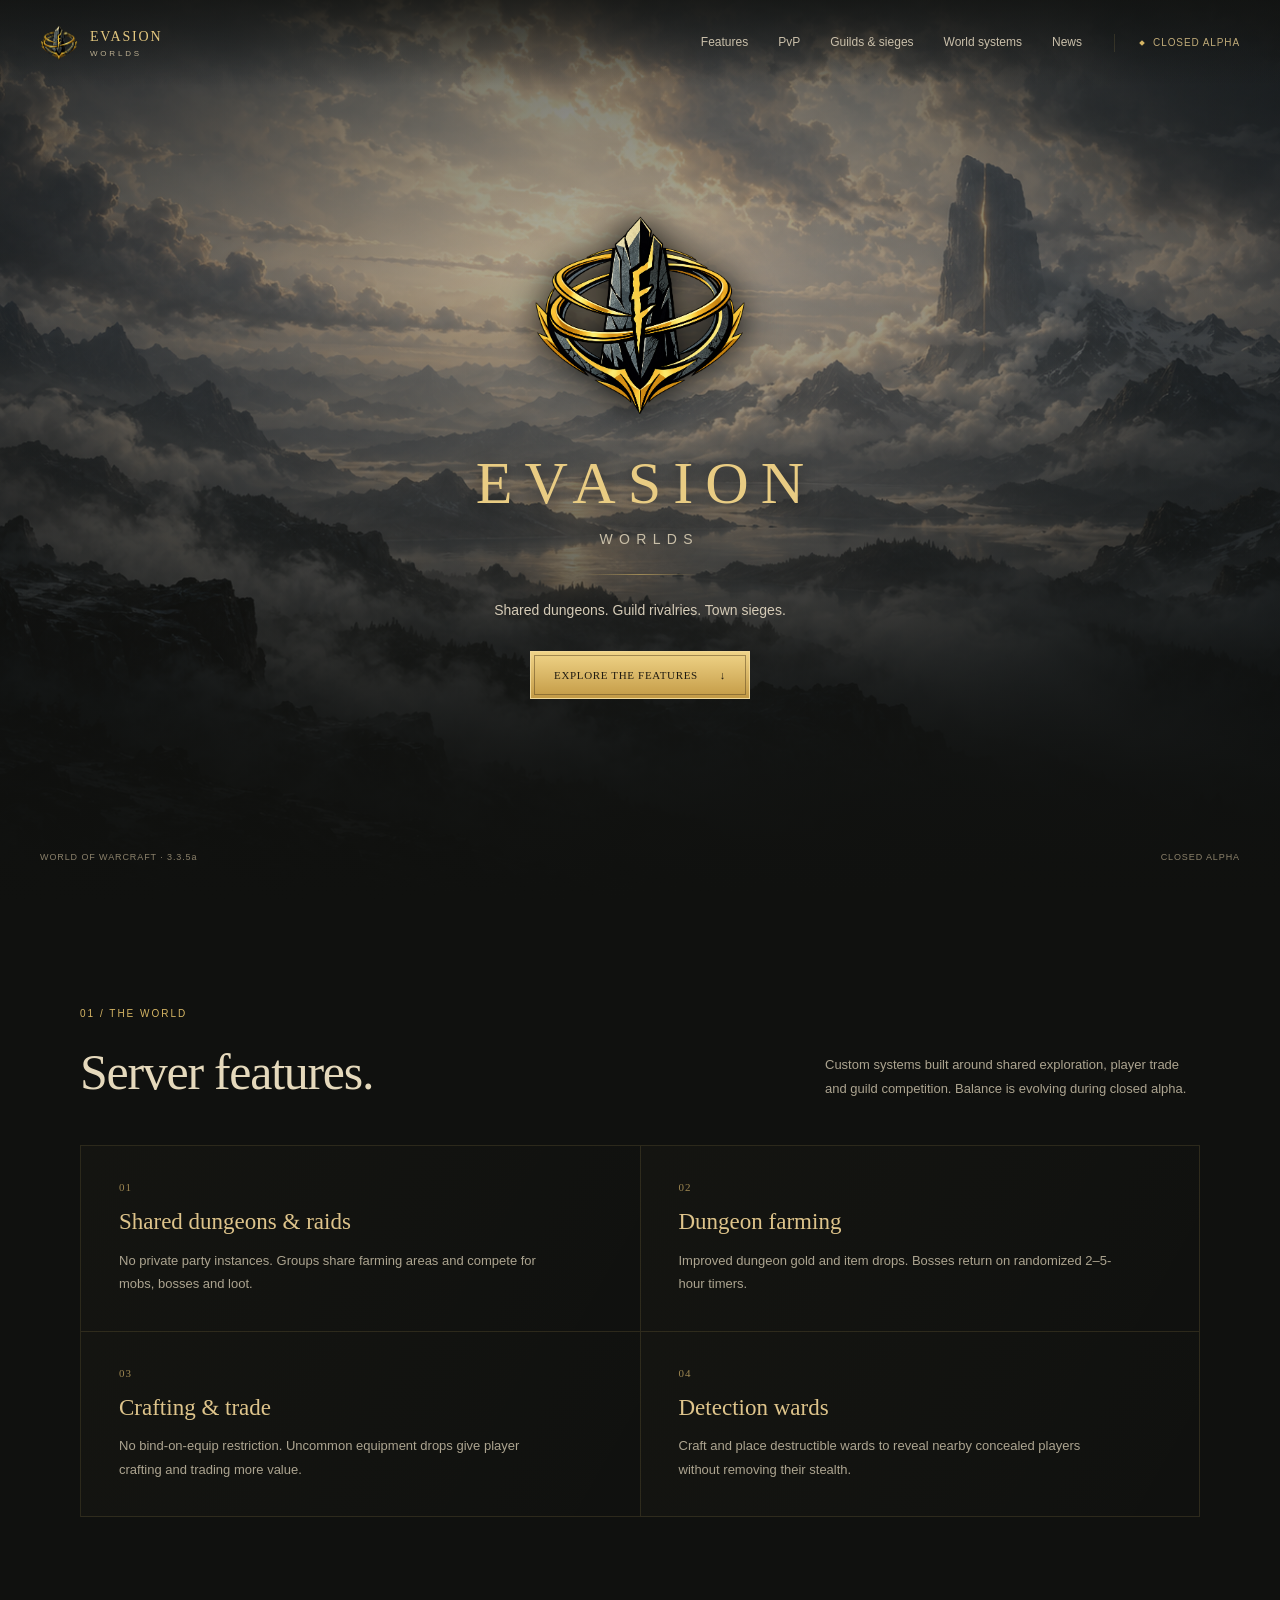
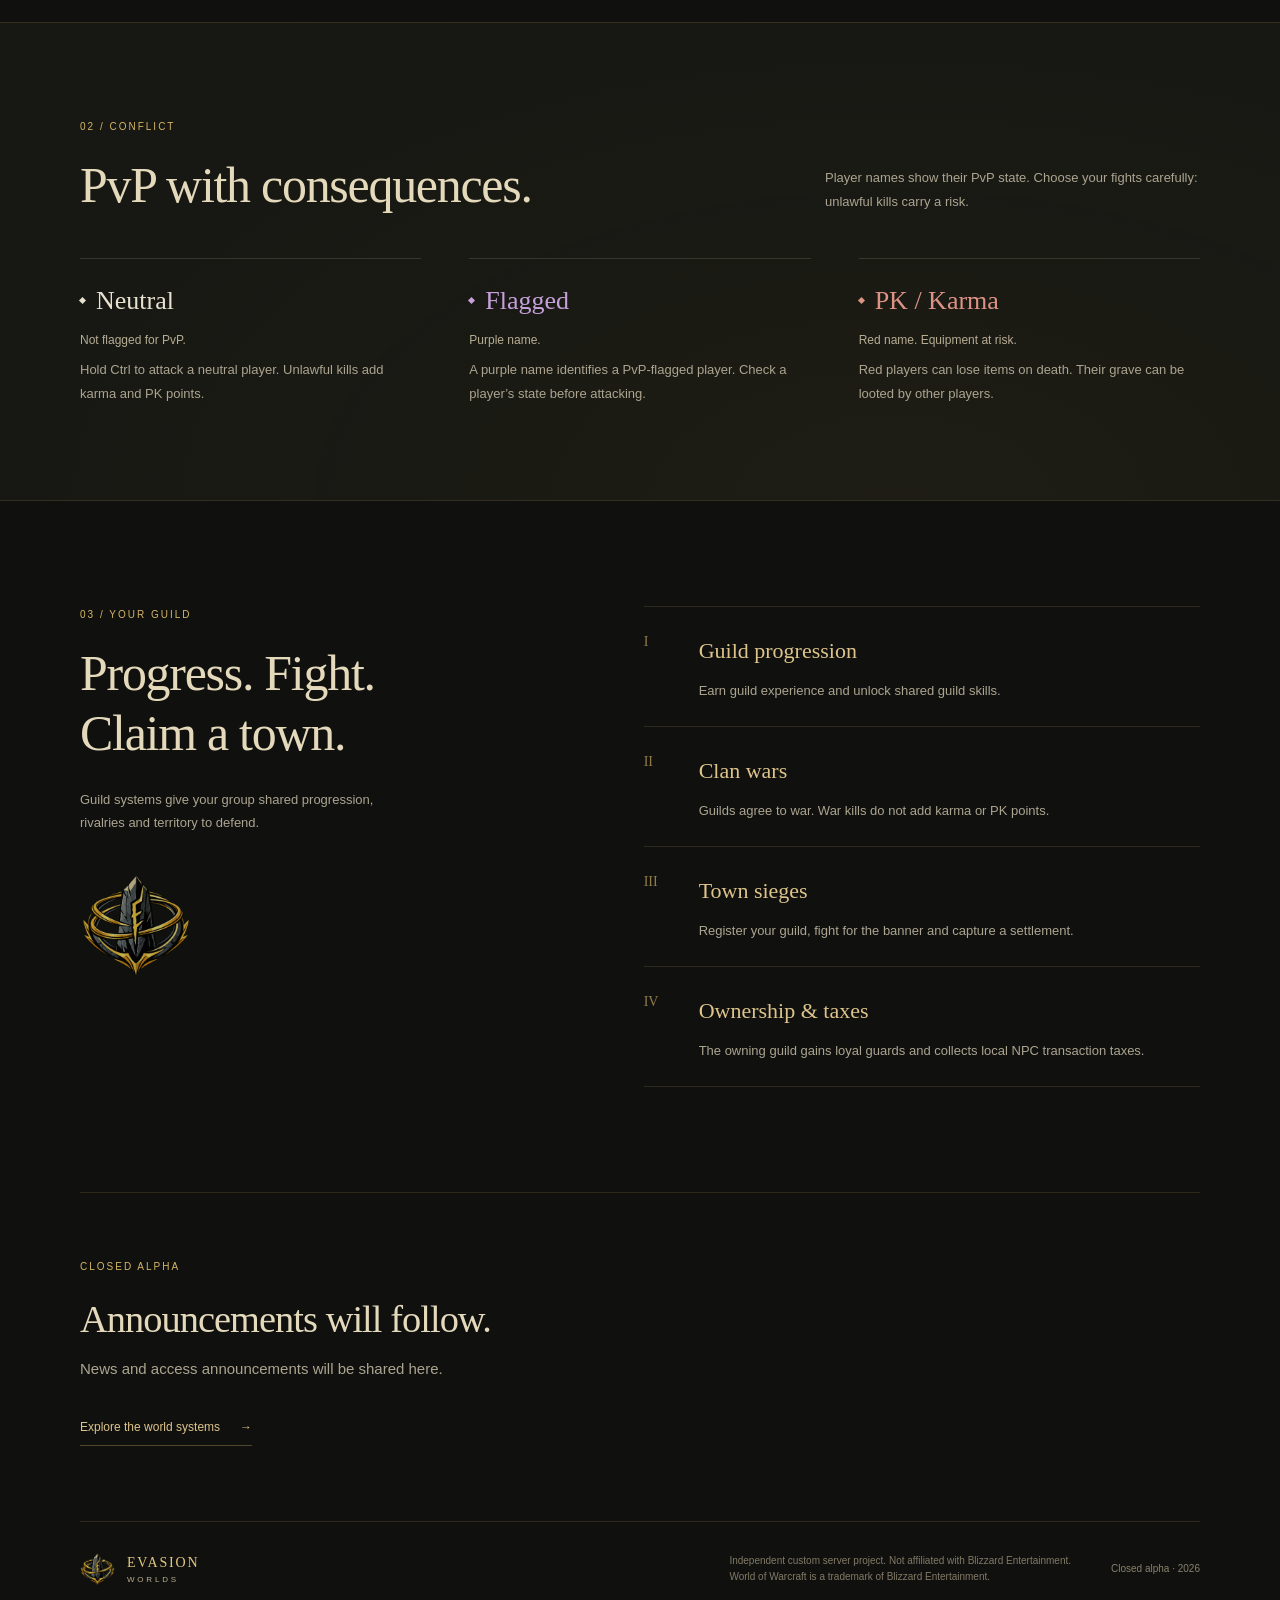
<file: index.html>
<!doctype html>
<html lang="en">
<head>
  <meta charset="utf-8">
  <meta name="viewport" content="width=device-width,initial-scale=1">
  <meta name="theme-color" content="#10110f">
  <meta name="description" content="Evasion Worlds: shared dungeons, open-world PvP, guild progression and town sieges. Currently in closed alpha.">
  <meta property="og:title" content="Evasion Worlds · Closed Alpha">
  <meta property="og:description" content="Shared dungeons. Guild wars. Town sieges. Explore the custom systems of Evasion Worlds.">
  <meta property="og:image" content="https://monolitas.github.io/Evasion-Wow-website/assets/evasion-worlds-mark.png">
  <title>Evasion Worlds · Closed Alpha</title>
  <link rel="icon" href="assets/evasion-worlds.ico" sizes="any">
  <link rel="icon" href="assets/evasion-worlds-mark.png" type="image/png">
  <link rel="apple-touch-icon" href="assets/evasion-worlds-mark.png">
  <link rel="preload" href="assets/mist-world.png" as="image">
  <link rel="stylesheet" href="styles.css?v=1.2.1">
</head>
<body>
  <a class="skip-link" href="#main">Skip to content</a>
  <header class="site-header">
    <a class="brand" href="#home" aria-label="Evasion Worlds home"><img src="assets/evasion-worlds-mark.png" width="38" height="38" alt=""><span>EVASION <small>WORLDS</small></span></a>
    <button class="menu-toggle" aria-controls="navigation" aria-expanded="false" aria-label="Open navigation">Menu <span aria-hidden="true">☰</span></button>
    <nav id="navigation" aria-label="Main navigation"><a href="#world">Features</a><a href="#conflict">PvP</a><a href="#guilds">Guilds &amp; sieges</a><a href="guide.html">World systems</a><a href="#join">News</a></nav>
    <span class="alpha-label"><i aria-hidden="true"></i> Closed alpha</span>
  </header>
  <main id="main">
    <section class="hero" id="home" aria-labelledby="hero-title">
      <div class="hero-art" aria-hidden="true"></div>
      <div class="hero-content">
        <img class="hero-mark" src="assets/evasion-worlds-mark.png" width="220" height="220" alt="Gold rings surrounding the Evasion monolith">
        <h1 id="hero-title">EVASION <span>WORLDS</span></h1>
        <div class="gold-rule" aria-hidden="true"></div>
        <p class="hero-description">Shared dungeons. Guild rivalries. Town sieges.</p>
        <a class="gold-button" href="#world">EXPLORE THE FEATURES <span aria-hidden="true">↓</span></a>
      </div>
      <div class="hero-foot"><span>WORLD OF WARCRAFT · 3.3.5a</span><span>CLOSED ALPHA</span></div>
    </section>
    <span id="progress" aria-hidden="true"></span>
    <section class="section-inner features" id="world" aria-labelledby="features-title">
      <div class="section-heading"><div><p class="eyebrow">01 / The world</p><h2 id="features-title">Server features.</h2></div><p>Custom systems built around shared exploration, player trade and guild competition. Balance is evolving during closed alpha.</p></div>
      <div class="feature-grid">
        <article class="feature"><span class="feature-number">01</span><h3>Shared dungeons &amp; raids</h3><p>No private party instances. Groups share farming areas and compete for mobs, bosses and loot.</p></article>
        <article class="feature"><span class="feature-number">02</span><h3>Dungeon farming</h3><p>Improved dungeon gold and item drops. Bosses return on randomized 2–5-hour timers.</p></article>
        <article class="feature"><span class="feature-number">03</span><h3>Crafting &amp; trade</h3><p>No bind-on-equip restriction. Uncommon equipment drops give player crafting and trading more value.</p></article>
        <article class="feature"><span class="feature-number">04</span><h3>Detection wards</h3><p>Craft and place destructible wards to reveal nearby concealed players without removing their stealth.</p></article>
      </div>
    </section>
    <section class="conflict" id="conflict" aria-labelledby="conflict-title">
      <div class="section-inner">
        <div class="section-heading"><div><p class="eyebrow">02 / Conflict</p><h2 id="conflict-title">PvP with consequences.</h2></div><p>Player names show their PvP state. Choose your fights carefully: unlawful kills carry a risk.</p></div>
        <div class="pvp-states">
          <article class="neutral"><span class="state-name"><i aria-hidden="true"></i> Neutral</span><h3>Not flagged for PvP.</h3><p>Hold Ctrl to attack a neutral player. Unlawful kills add karma and PK points.</p></article>
          <article class="flagged"><span class="state-name"><i aria-hidden="true"></i> Flagged</span><h3>Purple name.</h3><p>A purple name identifies a PvP-flagged player. Check a player’s state before attacking.</p></article>
          <article class="karma"><span class="state-name"><i aria-hidden="true"></i> PK / Karma</span><h3>Red name. Equipment at risk.</h3><p>Red players can lose items on death. Their grave can be looted by other players.</p></article>
        </div>
      </div>
    </section>
    <section class="section-inner guilds" id="guilds" aria-labelledby="guild-title">
      <div class="guild-intro"><p class="eyebrow">03 / Your guild</p><h2 id="guild-title">Progress. Fight.<br>Claim a town.</h2><p>Guild systems give your group shared progression, rivalries and territory to defend.</p><img src="assets/evasion-worlds-mark.png" width="112" height="112" alt="" loading="lazy"></div>
      <div class="guild-systems">
        <article><span class="system-index">I</span><div><h3>Guild progression</h3><p>Earn guild experience and unlock shared guild skills.</p></div></article>
        <article><span class="system-index">II</span><div><h3>Clan wars</h3><p>Guilds agree to war. War kills do not add karma or PK points.</p></div></article>
        <article><span class="system-index">III</span><div><h3>Town sieges</h3><p>Register your guild, fight for the banner and capture a settlement.</p></div></article>
        <article><span class="system-index">IV</span><div><h3>Ownership &amp; taxes</h3><p>The owning guild gains loyal guards and collects local NPC transaction taxes.</p></div></article>
      </div>
    </section>
    <section class="join section-inner" id="join" aria-labelledby="join-title">
      <p class="eyebrow">Closed alpha</p><h2 id="join-title">Announcements will follow.</h2><p>News and access announcements will be shared here.</p>
      <a class="text-link" href="guide.html">Explore the world systems <span aria-hidden="true">→</span></a>
    </section>
  </main>
  <footer class="site-footer section-inner">
    <a class="brand" href="#home" aria-label="Back to home"><img src="assets/evasion-worlds-mark.png" width="35" height="35" alt=""><span>EVASION <small>WORLDS</small></span></a>
    <p>Independent custom server project. Not affiliated with Blizzard Entertainment.<br>World of Warcraft is a trademark of Blizzard Entertainment.</p><span>Closed alpha · 2026</span>
  </footer>
  <script src="script.js" defer></script>
</body>
</html>
</file>
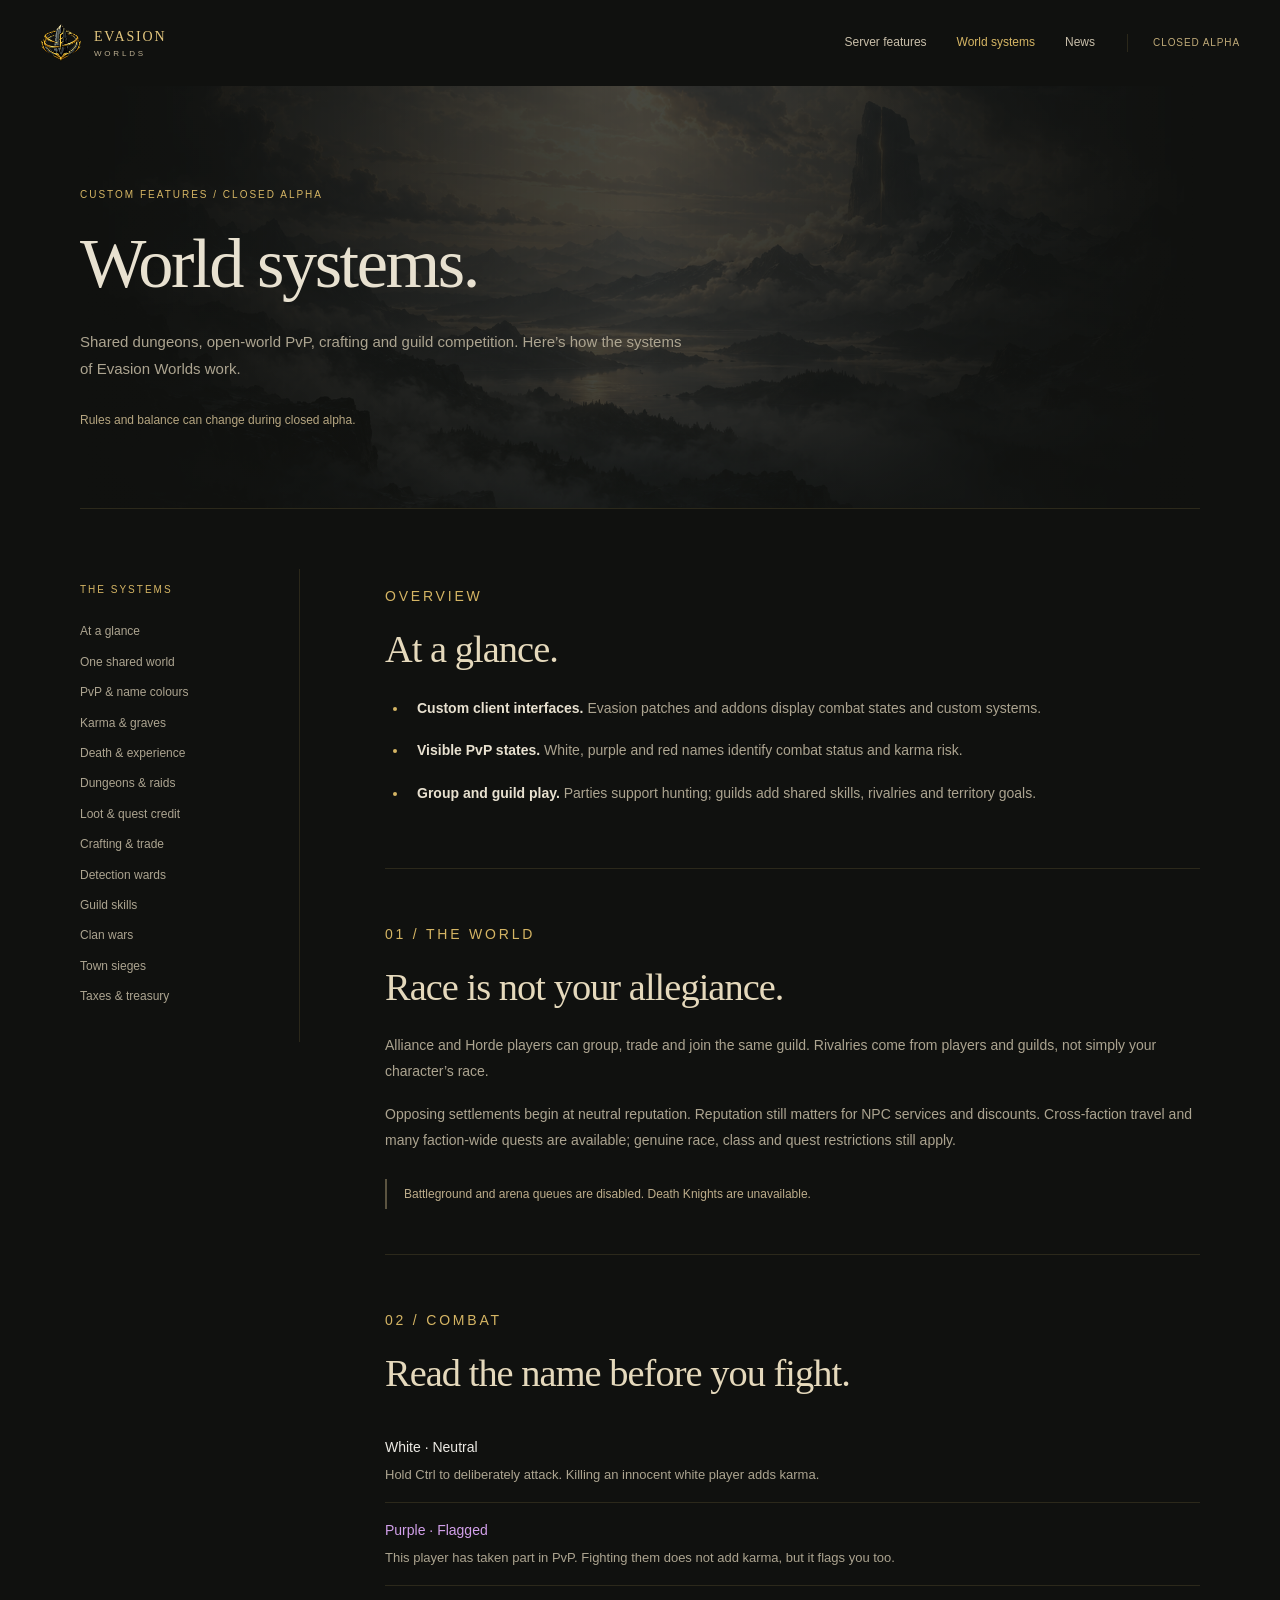
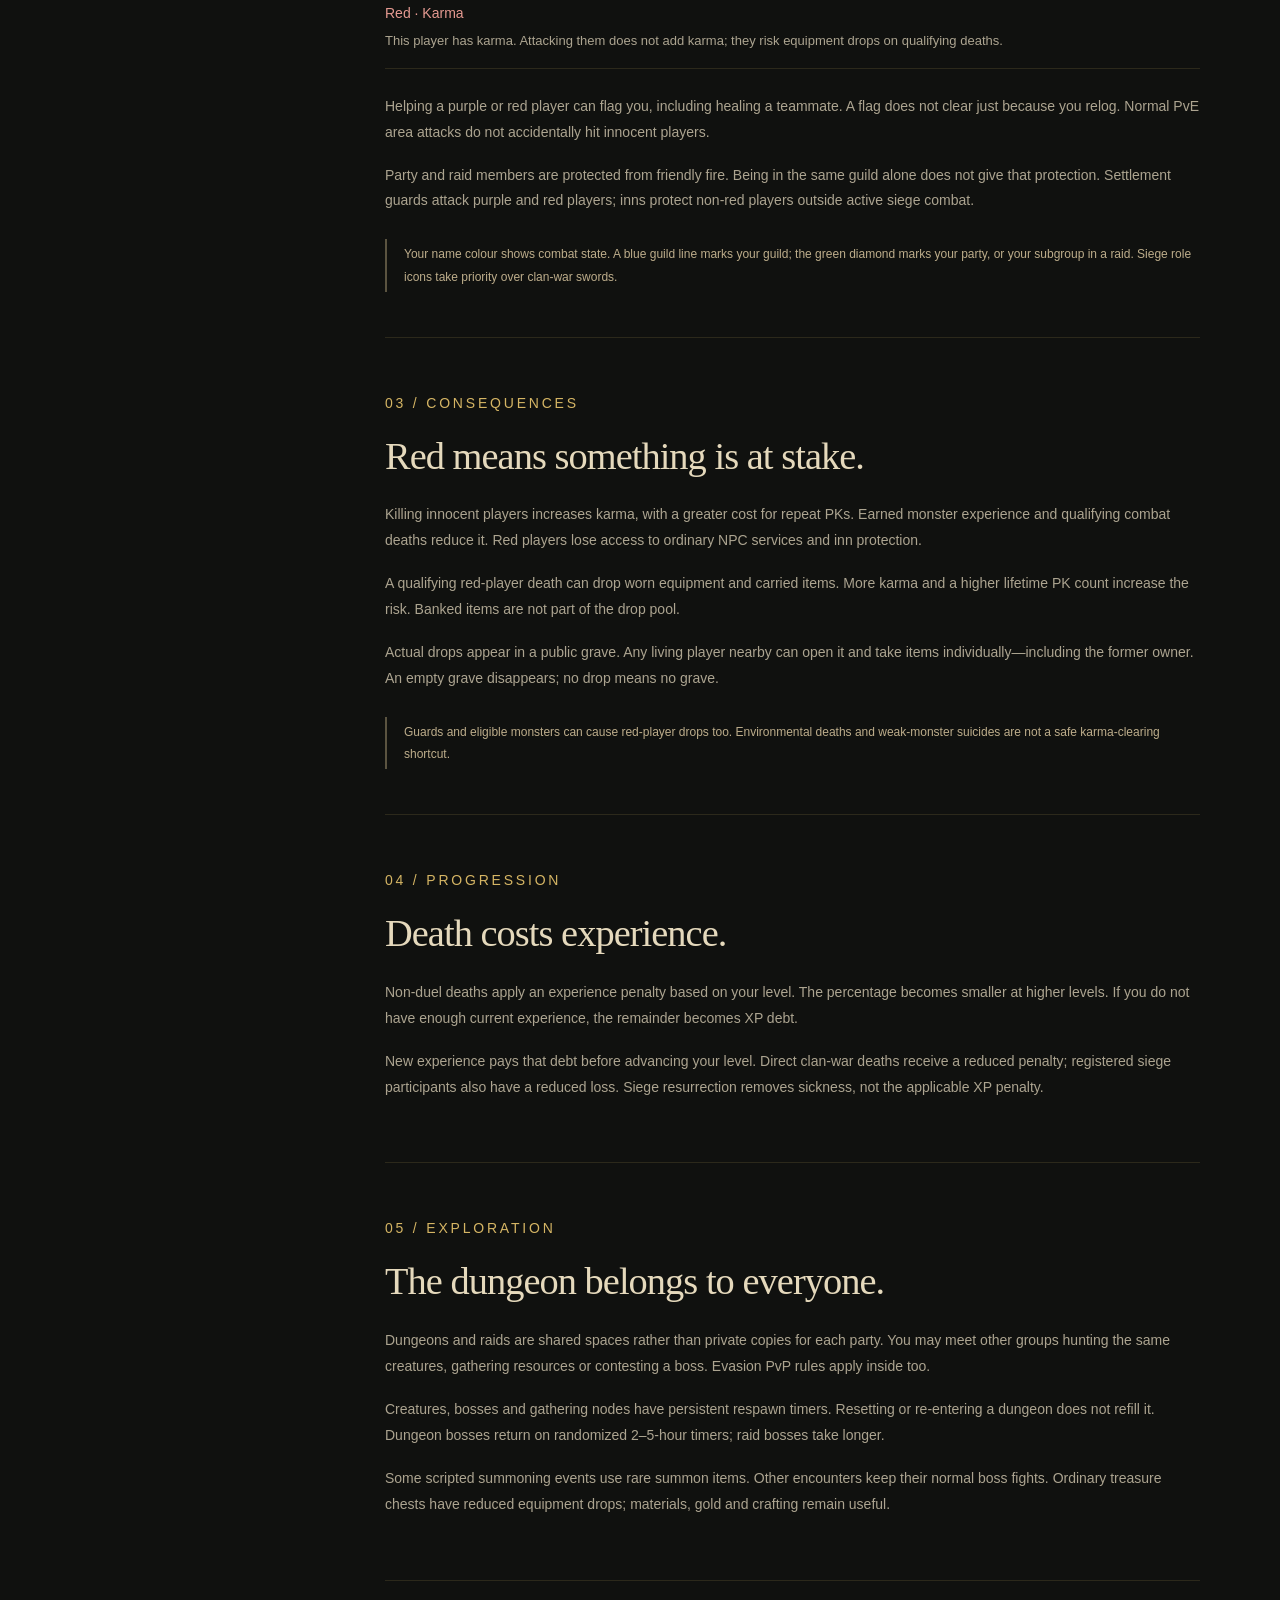
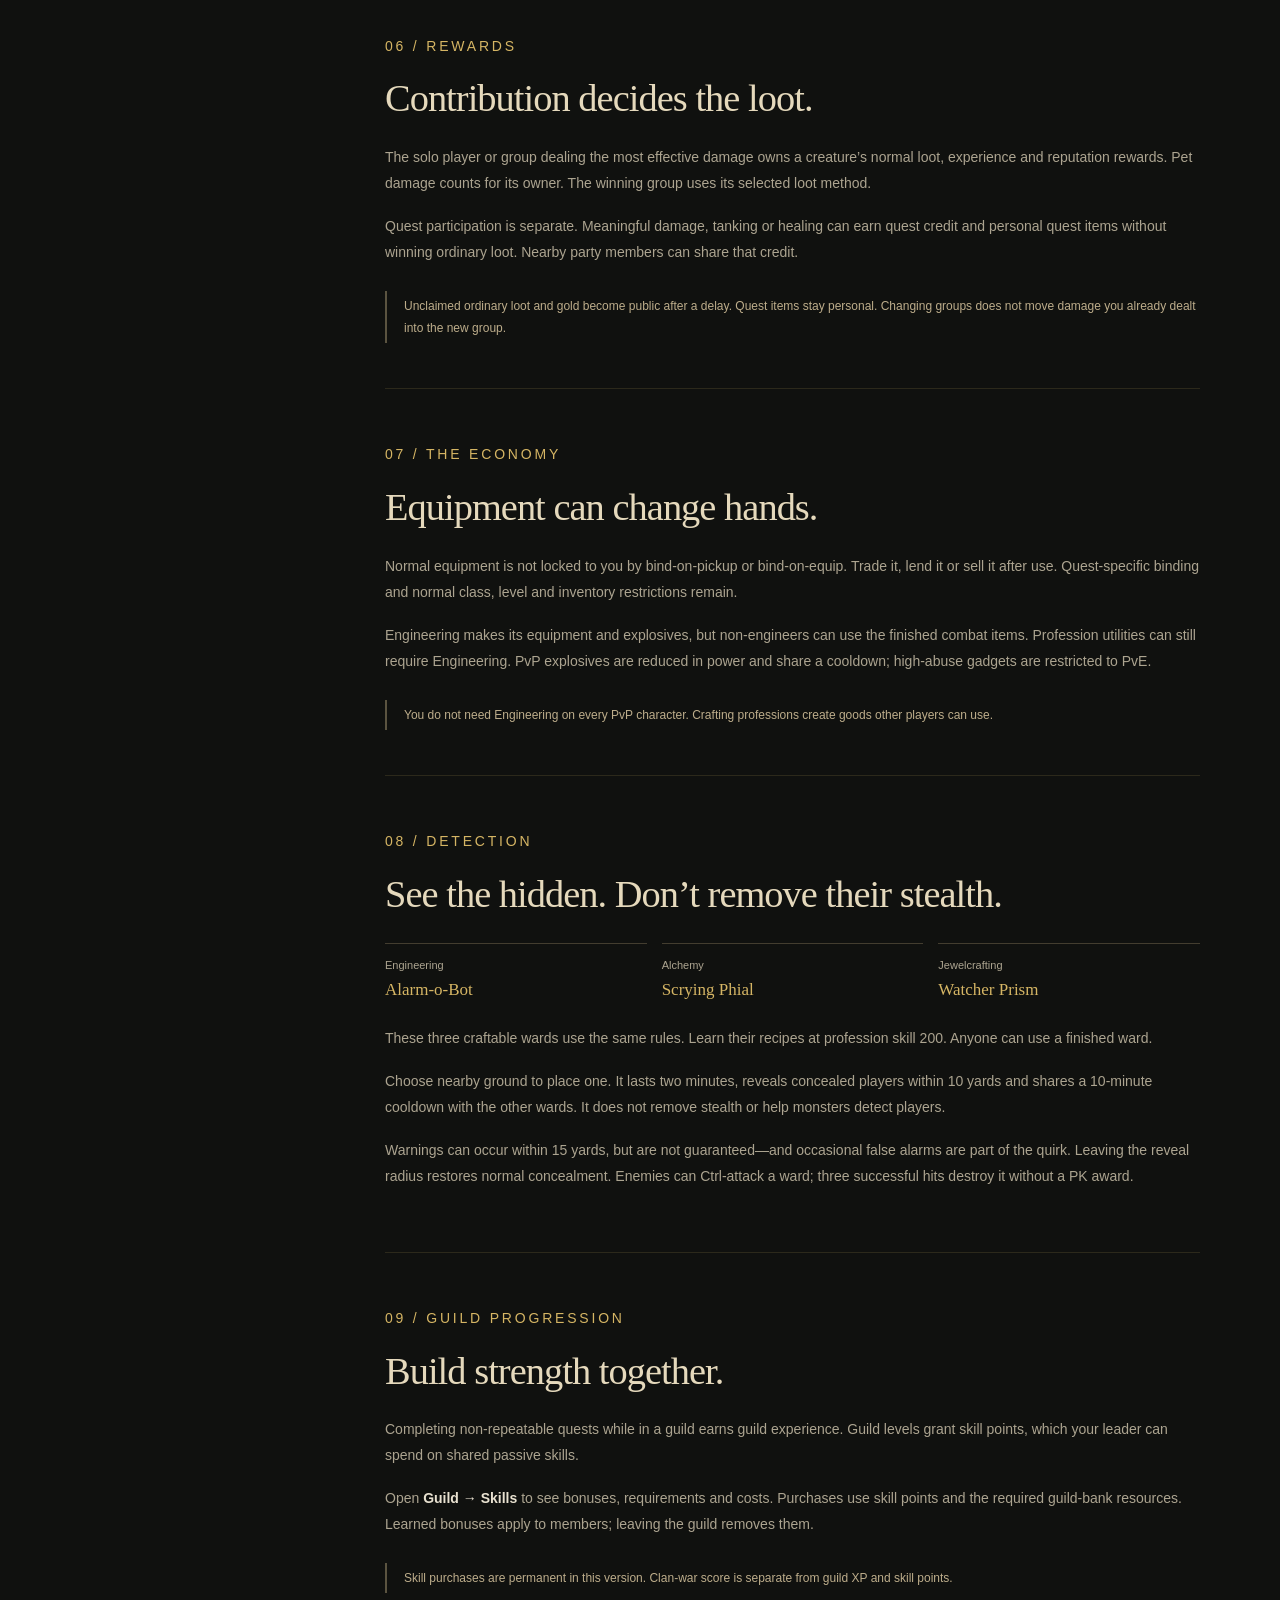
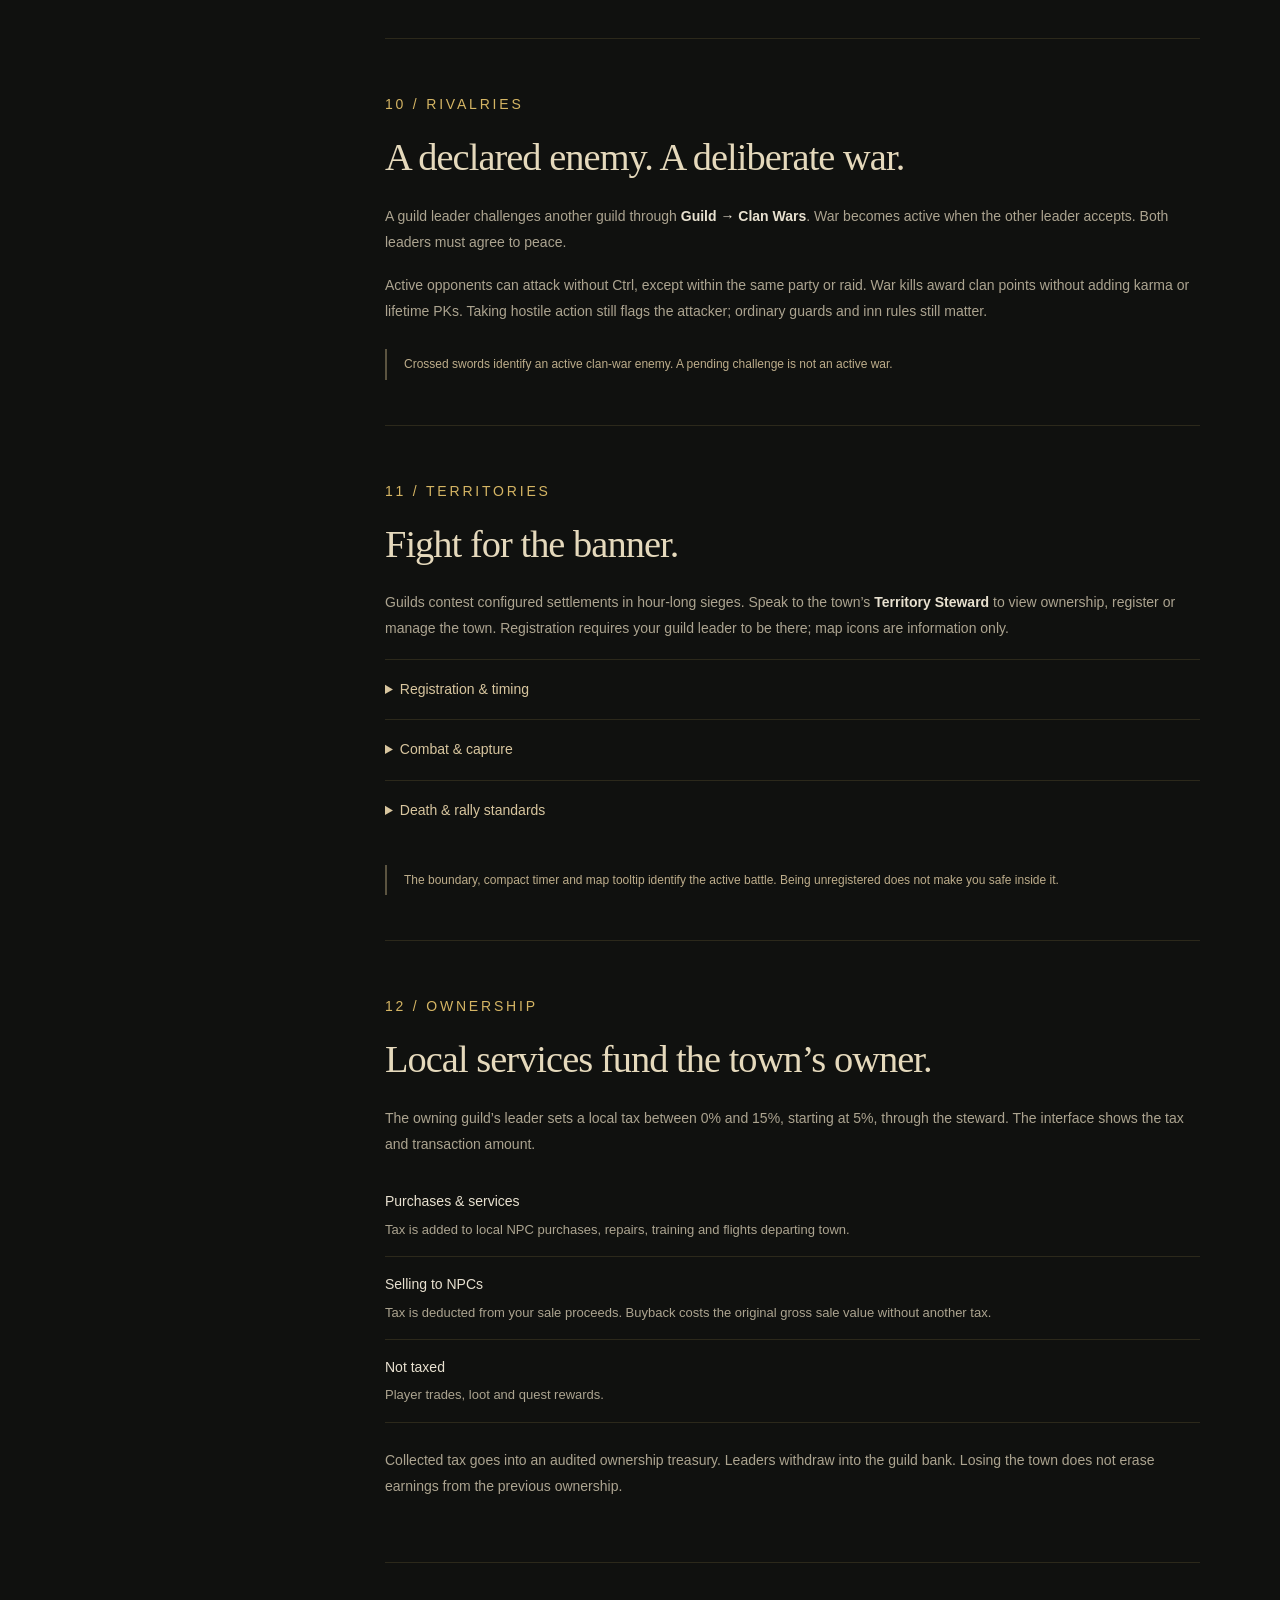
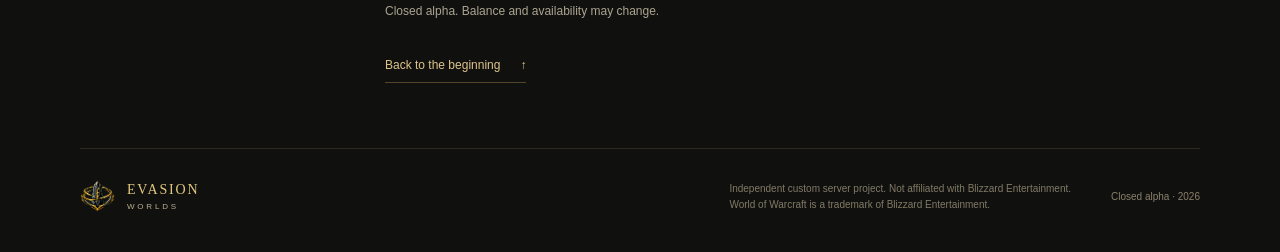
<file: guide.html>
<!doctype html>
<html lang="en">
<head>
  <meta charset="utf-8">
  <meta name="viewport" content="width=device-width,initial-scale=1">
  <meta name="theme-color" content="#10110f">
  <meta name="description" content="Explore Evasion Worlds systems: PvP flags, karma, graves, shared dungeons, crafting, guild skills, clan wars, town sieges and taxes.">
  <meta property="og:title" content="Evasion Worlds · World Systems">
  <meta property="og:description" content="The custom features of Evasion Worlds: shared exploration, PvP consequences, crafting and guild competition.">
  <meta property="og:image" content="https://monolitas.github.io/Evasion-Wow-website/assets/mist-world.png">
  <title>World Systems · Evasion Worlds</title>
  <link rel="icon" href="assets/evasion-worlds.ico" sizes="any">
  <link rel="icon" href="assets/evasion-worlds-mark.png" type="image/png">
  <link rel="stylesheet" href="styles.css?v=1.2.1">
  <link rel="stylesheet" href="guide.css?v=1.2.1">
</head>
<body class="guide-page">
  <a class="skip-link" href="#main">Skip to content</a>
  <header class="site-header">
    <a class="brand" href="index.html" aria-label="Evasion Worlds home"><img src="assets/evasion-worlds-mark.png" width="42" height="42" alt=""><span>EVASION <small>WORLDS</small></span></a>
    <button class="menu-toggle" aria-controls="navigation" aria-expanded="false" aria-label="Open navigation">Menu <span aria-hidden="true">☰</span></button>
    <nav id="navigation" aria-label="Main navigation"><a href="index.html#world">Server features</a><a href="guide.html" aria-current="page">World systems</a><a href="index.html#join">News</a></nav>
    <span class="alpha-label">Closed alpha</span>
  </header>
  <main id="main">
    <section class="guide-hero section-inner" aria-labelledby="guide-title">
      <p class="eyebrow">Custom features / Closed alpha</p>
      <h1 id="guide-title">World systems.</h1>
      <p>Shared dungeons, open-world PvP, crafting and guild competition. Here’s how the systems of Evasion Worlds work.</p>
      <p class="guide-note">Rules and balance can change during closed alpha.</p>
    </section>
    <div class="guide-layout section-inner">
      <aside class="guide-index">
        <nav aria-label="World systems">
          <p class="eyebrow">The systems</p>
          <a href="#first-steps">At a glance</a><a href="#shared-world">One shared world</a>
          <a href="#pvp">PvP &amp; name colours</a><a href="#karma">Karma &amp; graves</a>
          <a href="#death">Death &amp; experience</a><a href="#dungeons">Dungeons &amp; raids</a>
          <a href="#loot">Loot &amp; quest credit</a><a href="#crafting">Crafting &amp; trade</a>
          <a href="#wards">Detection wards</a><a href="#guilds">Guild skills</a>
          <a href="#clan-wars">Clan wars</a><a href="#sieges">Town sieges</a>
          <a href="#taxes">Taxes &amp; treasury</a>
        </nav>
      </aside>
      <div class="guide-articles">
        <section class="guide-section" id="first-steps" aria-labelledby="first-title">
          <p class="eyebrow">Overview</p><h2 id="first-title">At a glance.</h2>
          <ul class="first-steps"><li><strong>Custom client interfaces.</strong> Evasion patches and addons display combat states and custom systems.</li><li><strong>Visible PvP states.</strong> White, purple and red names identify combat status and karma risk.</li><li><strong>Group and guild play.</strong> Parties support hunting; guilds add shared skills, rivalries and territory goals.</li></ul>
        </section>
        <section class="guide-section" id="shared-world" aria-labelledby="shared-title">
          <p class="eyebrow">01 / The world</p><h2 id="shared-title">Race is not your allegiance.</h2>
          <p>Alliance and Horde players can group, trade and join the same guild. Rivalries come from players and guilds, not simply your character’s race.</p>
          <p>Opposing settlements begin at neutral reputation. Reputation still matters for NPC services and discounts. Cross-faction travel and many faction-wide quests are available; genuine race, class and quest restrictions still apply.</p>
          <p class="guide-tip">Battleground and arena queues are disabled. Death Knights are unavailable.</p>
        </section>
        <section class="guide-section" id="pvp" aria-labelledby="pvp-title">
          <p class="eyebrow">02 / Combat</p><h2 id="pvp-title">Read the name before you fight.</h2>
          <dl class="colour-key"><div class="state-white"><dt>White · Neutral</dt><dd>Hold Ctrl to deliberately attack. Killing an innocent white player adds karma.</dd></div><div class="state-purple"><dt>Purple · Flagged</dt><dd>This player has taken part in PvP. Fighting them does not add karma, but it flags you too.</dd></div><div class="state-red"><dt>Red · Karma</dt><dd>This player has karma. Attacking them does not add karma; they risk equipment drops on qualifying deaths.</dd></div></dl>
          <p>Helping a purple or red player can flag you, including healing a teammate. A flag does not clear just because you relog. Normal PvE area attacks do not accidentally hit innocent players.</p>
          <p>Party and raid members are protected from friendly fire. Being in the same guild alone does not give that protection. Settlement guards attack purple and red players; inns protect non-red players outside active siege combat.</p>
          <p class="guide-tip">Your name colour shows combat state. A blue guild line marks your guild; the green diamond marks your party, or your subgroup in a raid. Siege role icons take priority over clan-war swords.</p>
        </section>
        <section class="guide-section" id="karma" aria-labelledby="karma-title">
          <p class="eyebrow">03 / Consequences</p><h2 id="karma-title">Red means something is at stake.</h2>
          <p>Killing innocent players increases karma, with a greater cost for repeat PKs. Earned monster experience and qualifying combat deaths reduce it. Red players lose access to ordinary NPC services and inn protection.</p>
          <p>A qualifying red-player death can drop worn equipment and carried items. More karma and a higher lifetime PK count increase the risk. Banked items are not part of the drop pool.</p>
          <p>Actual drops appear in a public grave. Any living player nearby can open it and take items individually—including the former owner. An empty grave disappears; no drop means no grave.</p>
          <p class="guide-tip">Guards and eligible monsters can cause red-player drops too. Environmental deaths and weak-monster suicides are not a safe karma-clearing shortcut.</p>
        </section>
        <section class="guide-section" id="death" aria-labelledby="death-title">
          <p class="eyebrow">04 / Progression</p><h2 id="death-title">Death costs experience.</h2>
          <p>Non-duel deaths apply an experience penalty based on your level. The percentage becomes smaller at higher levels. If you do not have enough current experience, the remainder becomes XP debt.</p>
          <p>New experience pays that debt before advancing your level. Direct clan-war deaths receive a reduced penalty; registered siege participants also have a reduced loss. Siege resurrection removes sickness, not the applicable XP penalty.</p>
        </section>
        <section class="guide-section" id="dungeons" aria-labelledby="dungeon-title">
          <p class="eyebrow">05 / Exploration</p><h2 id="dungeon-title">The dungeon belongs to everyone.</h2>
          <p>Dungeons and raids are shared spaces rather than private copies for each party. You may meet other groups hunting the same creatures, gathering resources or contesting a boss. Evasion PvP rules apply inside too.</p>
          <p>Creatures, bosses and gathering nodes have persistent respawn timers. Resetting or re-entering a dungeon does not refill it. Dungeon bosses return on randomized 2–5-hour timers; raid bosses take longer.</p>
          <p>Some scripted summoning events use rare summon items. Other encounters keep their normal boss fights. Ordinary treasure chests have reduced equipment drops; materials, gold and crafting remain useful.</p>
        </section>
        <section class="guide-section" id="loot" aria-labelledby="loot-title">
          <p class="eyebrow">06 / Rewards</p><h2 id="loot-title">Contribution decides the loot.</h2>
          <p>The solo player or group dealing the most effective damage owns a creature’s normal loot, experience and reputation rewards. Pet damage counts for its owner. The winning group uses its selected loot method.</p>
          <p>Quest participation is separate. Meaningful damage, tanking or healing can earn quest credit and personal quest items without winning ordinary loot. Nearby party members can share that credit.</p>
          <p class="guide-tip">Unclaimed ordinary loot and gold become public after a delay. Quest items stay personal. Changing groups does not move damage you already dealt into the new group.</p>
        </section>
        <section class="guide-section" id="crafting" aria-labelledby="craft-title">
          <p class="eyebrow">07 / The economy</p><h2 id="craft-title">Equipment can change hands.</h2>
          <p>Normal equipment is not locked to you by bind-on-pickup or bind-on-equip. Trade it, lend it or sell it after use. Quest-specific binding and normal class, level and inventory restrictions remain.</p>
          <p>Engineering makes its equipment and explosives, but non-engineers can use the finished combat items. Profession utilities can still require Engineering. PvP explosives are reduced in power and share a cooldown; high-abuse gadgets are restricted to PvE.</p>
          <p class="guide-tip">You do not need Engineering on every PvP character. Crafting professions create goods other players can use.</p>
        </section>
        <section class="guide-section" id="wards" aria-labelledby="ward-title">
          <p class="eyebrow">08 / Detection</p><h2 id="ward-title">See the hidden. Don’t remove their stealth.</h2>
          <div class="ward-list"><span>Engineering <strong>Alarm-o-Bot</strong></span><span>Alchemy <strong>Scrying Phial</strong></span><span>Jewelcrafting <strong>Watcher Prism</strong></span></div>
          <p>These three craftable wards use the same rules. Learn their recipes at profession skill 200. Anyone can use a finished ward.</p>
          <p>Choose nearby ground to place one. It lasts two minutes, reveals concealed players within 10 yards and shares a 10-minute cooldown with the other wards. It does not remove stealth or help monsters detect players.</p>
          <p>Warnings can occur within 15 yards, but are not guaranteed—and occasional false alarms are part of the quirk. Leaving the reveal radius restores normal concealment. Enemies can Ctrl-attack a ward; three successful hits destroy it without a PK award.</p>
        </section>
        <section class="guide-section" id="guilds" aria-labelledby="guild-title">
          <p class="eyebrow">09 / Guild progression</p><h2 id="guild-title">Build strength together.</h2>
          <p>Completing non-repeatable quests while in a guild earns guild experience. Guild levels grant skill points, which your leader can spend on shared passive skills.</p>
          <p>Open <strong>Guild → Skills</strong> to see bonuses, requirements and costs. Purchases use skill points and the required guild-bank resources. Learned bonuses apply to members; leaving the guild removes them.</p>
          <p class="guide-tip">Skill purchases are permanent in this version. Clan-war score is separate from guild XP and skill points.</p>
        </section>
        <section class="guide-section" id="clan-wars" aria-labelledby="war-title">
          <p class="eyebrow">10 / Rivalries</p><h2 id="war-title">A declared enemy. A deliberate war.</h2>
          <p>A guild leader challenges another guild through <strong>Guild → Clan Wars</strong>. War becomes active when the other leader accepts. Both leaders must agree to peace.</p>
          <p>Active opponents can attack without Ctrl, except within the same party or raid. War kills award clan points without adding karma or lifetime PKs. Taking hostile action still flags the attacker; ordinary guards and inn rules still matter.</p>
          <p class="guide-tip">Crossed swords identify an active clan-war enemy. A pending challenge is not an active war.</p>
        </section>
        <section class="guide-section" id="sieges" aria-labelledby="siege-title">
          <p class="eyebrow">11 / Territories</p><h2 id="siege-title">Fight for the banner.</h2>
          <p>Guilds contest configured settlements in hour-long sieges. Speak to the town’s <strong>Territory Steward</strong> to view ownership, register or manage the town. Registration requires your guild leader to be there; map icons are information only.</p>
          <details class="guide-details"><summary>Registration &amp; timing</summary><p>Owners receive seven days of protection and choose a five-hour evening window between 15:00 and midnight. After protection expires, a declaration schedules the next day’s siege. Attackers vote for a start time; voting closes at 23:59 on declaration day and registration closes one hour before battle. Times use London time.</p><p>A registered roster is frozen. Switching guilds does not let you change sides. One guild can own only one settlement.</p></details>
          <details class="guide-details"><summary>Combat &amp; capture</summary><p>Everyone inside the siege boundary is flagged, including visitors. Siege combat adds no new karma or PK points; existing red-player drop risks remain. Ordinary town services close.</p><p>A registered attacking guild’s leader channels at the banner for 60 seconds. Moving, disabling crowd control, death or logout interrupt capture; damage alone does not. Capture changes guard loyalty and ejects everyone except the new defending guild. Immediate recapture is possible. Whoever controls the banner at the deadline wins.</p></details>
          <details class="guide-details"><summary>Death &amp; rally standards</summary><p>Defenders resurrect in two-minute waves at their siege graveyard. Attacking leaders can place a destructible clan rally standard outside the boundary. Their members’ nearby siege deaths send ghosts there for two-minute waves. Enemy attacks flag the attacker and warn the owning guild.</p><p>Without a standard, attackers and uninvolved players who die inside cannot corpse-resurrect inside the siege area. Walk your ghost outside to receive the resurrection prompt. Siege resurrection restores health and mana without sickness; death penalties still apply.</p></details>
          <p class="guide-tip">The boundary, compact timer and map tooltip identify the active battle. Being unregistered does not make you safe inside it.</p>
        </section>
        <section class="guide-section" id="taxes" aria-labelledby="tax-title">
          <p class="eyebrow">12 / Ownership</p><h2 id="tax-title">Local services fund the town’s owner.</h2>
          <p>The owning guild’s leader sets a local tax between 0% and 15%, starting at 5%, through the steward. The interface shows the tax and transaction amount.</p>
          <dl class="tax-key"><div><dt>Purchases &amp; services</dt><dd>Tax is added to local NPC purchases, repairs, training and flights departing town.</dd></div><div><dt>Selling to NPCs</dt><dd>Tax is deducted from your sale proceeds. Buyback costs the original gross sale value without another tax.</dd></div><div><dt>Not taxed</dt><dd>Player trades, loot and quest rewards.</dd></div></dl>
          <p>Collected tax goes into an audited ownership treasury. Leaders withdraw into the guild bank. Losing the town does not erase earnings from the previous ownership.</p>
        </section>
        <div class="guide-end"><p>Closed alpha. Balance and availability may change.</p><a class="text-link" href="#guide-title">Back to the beginning <span aria-hidden="true">↑</span></a></div>
      </div>
    </div>
  </main>
  <footer class="site-footer section-inner"><a class="brand" href="index.html"><img src="assets/evasion-worlds-mark.png" width="35" height="35" alt=""><span>EVASION <small>WORLDS</small></span></a><p>Independent custom server project. Not affiliated with Blizzard Entertainment.<br>World of Warcraft is a trademark of Blizzard Entertainment.</p><span>Closed alpha · 2026</span></footer>
  <script src="script.js" defer></script>
</body>
</html>
</file>
<file: styles.css>
:root{color-scheme:dark;--ink:#10110f;--stone:#171813;--paper:#e8e1d0;--muted:#aca490;--gold:#d5b564;--line:#d5b56424;--width:min(1120px,calc(100% - 80px))}
*{box-sizing:border-box}html{scroll-behavior:smooth;scroll-padding-top:36px}body{margin:0;background:var(--ink);color:var(--paper);font:15px/1.8 "Segoe UI",Arial,sans-serif}a{color:inherit;text-decoration:none}button{font:inherit}a,button{-webkit-tap-highlight-color:transparent}a:focus-visible,button:focus-visible{outline:2px solid var(--gold);outline-offset:6px}img{max-width:100%;height:auto}h1,h2,h3,p{margin-top:0}h1,h2,h3{font-family:Georgia,"Times New Roman",serif;font-weight:400}p{color:var(--muted)}.section-inner{width:var(--width);margin-inline:auto}.eyebrow{margin-bottom:20px;color:var(--gold);font-size:10px;letter-spacing:.2em;text-transform:uppercase}.skip-link{position:fixed;top:12px;left:12px;z-index:20;padding:10px 18px;background:var(--ink);transform:translateY(-160%)}.skip-link:focus{transform:none}
.site-header{position:absolute;inset:0 0 auto;z-index:5;display:flex;align-items:center;gap:32px;min-height:86px;padding:0 40px;background:linear-gradient(#10110fbb,transparent)}.brand{display:flex;align-items:center;gap:12px;line-height:1.3}.brand img{object-fit:contain}.brand span{color:#e3c77f;font:14px Georgia,serif;letter-spacing:.13em}.brand small{display:block;margin-top:4px;color:#bbae90;font:8px "Segoe UI",sans-serif;letter-spacing:.35em}.site-header nav{display:flex;gap:30px;margin-left:auto}.site-header nav a{color:#c9bfaa;font-size:12px;transition:color .2s}.site-header nav a:hover{color:#f0d488}.alpha-label{display:flex;align-items:center;gap:9px;padding-left:25px;border-left:1px solid var(--line);color:#bfaa78;font-size:10px;letter-spacing:.09em;text-transform:uppercase;white-space:nowrap}.alpha-label i{width:4px;height:4px;background:var(--gold);transform:rotate(45deg)}.menu-toggle{display:none}
.hero{position:relative;isolation:isolate;display:grid;place-items:center;min-height:720px;height:min(900px,100svh);padding:105px 24px 100px}.hero-art{position:absolute;inset:0;z-index:-3;background:url("assets/mist-world.png") center/cover no-repeat}.hero::before,.hero::after{content:"";position:absolute;inset:0;z-index:-2;pointer-events:none}.hero::before{background:radial-gradient(ellipse at 50% 32%,#e2bd6b12,#10110f8a 88%)}.hero::after{z-index:-1;background:linear-gradient(#10110f85,#14120d45 30%,#10110f85 66%,var(--ink))}.hero-content{text-align:center;max-width:750px}.hero-mark{display:block;width:220px;height:220px;object-fit:contain;margin:0 auto 24px;filter:drop-shadow(0 0 18px #080908)}.hero h1{margin:0;color:#e9cc83;font-size:clamp(38px,4.7vw,62px);line-height:1.1;letter-spacing:.2em;padding-left:.2em;text-shadow:0 3px 20px #0009}.hero h1 span{display:block;margin-top:15px;padding-left:.45em;color:#c9bfa8;font:14px "Segoe UI",sans-serif;letter-spacing:.45em}.gold-rule{height:1px;width:110px;margin:27px auto 23px;background:linear-gradient(90deg,transparent,#d5b56499,transparent)}.hero-description{margin-bottom:28px;color:#d5cbb7;font-size:14px}.gold-button{position:relative;display:inline-flex;align-items:center;gap:22px;min-height:48px;padding:13px 23px;background:linear-gradient(#f0d488,#c39a45);border:1px solid #f1d897;color:#201b10;font:11px Georgia,serif;letter-spacing:.06em;transition:background .2s,box-shadow .2s}.gold-button::before{content:"";position:absolute;inset:3px;border:1px solid #5a451e80;pointer-events:none}.gold-button:hover{background:#f3d99a;box-shadow:0 0 25px #d5b56418}.hero-foot{position:absolute;inset:auto 40px 35px;display:flex;justify-content:space-between;gap:20px;color:#8b816b;font-size:9px;letter-spacing:.1em}
h2{margin-bottom:24px;color:#e5d9bc;font-size:clamp(34px,3.9vw,50px);line-height:1.2;letter-spacing:-.025em}.features,.guilds{padding-block:105px}.section-heading{display:flex;justify-content:space-between;align-items:end;gap:60px;margin-bottom:42px}.section-heading h2{margin-bottom:0}.section-heading>p{max-width:375px;margin-bottom:3px;font-size:13px}.feature-grid{display:grid;grid-template-columns:repeat(2,1fr);border-top:1px solid var(--line);border-left:1px solid var(--line)}.feature{position:relative;padding:35px 38px;border-right:1px solid var(--line);border-bottom:1px solid var(--line);background:linear-gradient(120deg,#d5b56405,transparent)}.feature-number{display:block;margin-bottom:14px;color:#9e8751;font:11px Georgia,serif;letter-spacing:.1em}.feature h3{margin-bottom:12px;color:#dec48b;font-size:23px;line-height:1.3}.feature p{max-width:440px;margin-bottom:0;font-size:13px}
.conflict{padding-block:95px;border-block:1px solid var(--line);background:radial-gradient(ellipse at 70% 100%,#78602d10,transparent 70%),var(--stone)}.pvp-states{display:grid;grid-template-columns:repeat(3,1fr);gap:48px}.pvp-states article{padding-top:26px;border-top:1px solid #c5bfa52c}.state-name{display:flex;align-items:center;gap:11px;margin-bottom:17px;font:26px Georgia,serif;line-height:1.2}.state-name i{width:5px;height:5px;background:currentColor;transform:rotate(45deg)}.neutral .state-name{color:#e8e1d0}.flagged .state-name{color:#c5a0db}.karma .state-name{color:#dc9385}.pvp-states h3{margin-bottom:11px;color:#b8ad95;font:12px "Segoe UI",sans-serif}.pvp-states p{margin-bottom:0;font-size:13px}
.guilds{display:grid;grid-template-columns:1fr 1.2fr;gap:100px}.guild-intro>p:not(.eyebrow){max-width:310px;font-size:13px}.guild-intro img{margin-top:22px;opacity:.75}.guild-systems article{display:flex;align-items:start;gap:25px;padding:24px 0;border-bottom:1px solid var(--line)}.guild-systems article:first-child{border-top:1px solid var(--line)}.system-index{flex:0 0 30px;margin-top:3px;color:#927b49;font:14px Georgia,serif}.guild-systems h3{margin-bottom:8px;color:#dec48b;font-size:22px}.guild-systems p{margin-bottom:0;font-size:13px}.join{padding-block:65px 75px;border-top:1px solid var(--line)}.join h2{font-size:clamp(30px,3vw,42px);margin-bottom:13px}.join>p:last-child{margin-bottom:0;font-size:13px}.site-footer{display:flex;align-items:center;gap:40px;padding-block:30px 38px;border-top:1px solid var(--line)}.site-footer p{margin:0 0 0 auto;font-size:10px;line-height:1.6;color:#827a66}.site-footer>span{white-space:nowrap;color:#8b816b;font-size:10px}
@media(max-width:900px){:root{--width:calc(100% - 48px)}.site-header{padding-inline:24px;gap:20px}.site-header nav{gap:20px}.alpha-label{display:none}.guilds{gap:55px}.section-heading{gap:35px}.pvp-states{gap:28px}.feature{padding:30px}.site-footer{flex-wrap:wrap;gap:24px}.site-footer p{margin-left:0}}
@media(max-width:600px){:root{--width:calc(100% - 40px)}.site-header{min-height:75px;padding-inline:20px}.brand span{font-size:12px}.brand img{width:35px}.menu-toggle{display:flex;align-items:center;gap:12px;margin-left:auto;padding:10px;border:0;background:none;color:#d5cbb7;font-size:12px;cursor:pointer}.site-header nav{display:none;position:absolute;top:65px;right:20px;flex-direction:column;gap:18px;min-width:190px;padding:22px;background:#171813f7;border:1px solid var(--line);box-shadow:0 10px 30px #0005}.site-header nav.open{display:flex}.hero{min-height:670px;height:100svh;padding:100px 20px 90px}.hero-mark{width:190px;height:190px;margin-bottom:24px}.hero h1{font-size:clamp(32px,9vw,44px);letter-spacing:.14em}.hero h1 span{font-size:12px}.hero-description{font-size:12px}.hero-foot{left:20px;right:20px;bottom:28px;font-size:8px;letter-spacing:.04em}.hero-foot span:last-child{text-align:right}.features,.guilds,.conflict{padding-block:65px}.section-heading{display:block;margin-bottom:30px}.section-heading>p{margin-top:20px}.feature-grid,.pvp-states,.guilds{grid-template-columns:1fr}.feature{padding:28px}.pvp-states{gap:30px}.guilds{gap:30px}.guild-intro img{display:none}.join{padding-block:50px 60px}.site-footer p{order:3;width:100%}.site-footer>span{margin-left:auto}}
.text-link{display:inline-flex;align-items:center;gap:20px;margin-top:20px;padding-bottom:6px;color:#dec48b;font-size:12px;border-bottom:1px solid #d5b56455}.text-link:hover{color:#f0d488;border-color:var(--gold)}#progress{display:block;height:0}
@media(prefers-reduced-motion:reduce){html{scroll-behavior:auto}*,*::before,*::after{transition:none!important}}
</file>
<file: guide.css>
.guide-page .site-header{position:relative;background:var(--ink)}
.guide-page .site-header nav a[aria-current=page]{color:var(--gold)}
.guide-hero{position:relative;padding:100px 0 65px;border-bottom:1px solid var(--line)}
.guide-hero::before{content:"";position:absolute;inset:0;z-index:-1;background:linear-gradient(90deg,var(--ink),#171813a8,var(--ink)),url("assets/mist-world.png") center 45%/cover;opacity:.65}
.guide-hero h1{font-size:clamp(44px,5.5vw,72px);line-height:1.12;letter-spacing:-.035em;margin-bottom:25px}
.guide-hero>p:not(.eyebrow){max-width:610px}
.guide-hero .guide-note{font-size:12px;color:#b6a681;margin-top:28px}
.guide-layout{display:grid;grid-template-columns:220px minmax(0,1fr);gap:85px;padding-top:60px}
.guide-index nav{position:sticky;top:30px;padding:12px 0 30px;border-right:1px solid var(--line)}
.guide-index .eyebrow{margin-bottom:17px}
.guide-index a{display:block;padding:5px 20px 5px 0;font-size:12px;color:var(--muted);line-height:1.7}
.guide-index a:hover{color:var(--gold)}
.guide-section{padding:15px 0 45px;margin-bottom:38px;border-bottom:1px solid var(--line);scroll-margin-top:30px}
.guide-section .eyebrow{margin-bottom:16px}
.guide-section h2{font-size:clamp(29px,3vw,39px);line-height:1.22;margin-bottom:23px}
.guide-section p{font-size:14px;line-height:1.85;margin-bottom:17px}
.guide-section strong{font-weight:600;color:var(--paper)}
.guide-section .guide-tip{font-size:12px;color:#bdad8b;border-left:2px solid #ceb88966;padding:4px 0 4px 17px;margin-top:25px;margin-bottom:0}
.first-steps{margin:0;padding-left:23px;color:var(--muted);font-size:14px}
.first-steps li{padding-left:9px;margin-bottom:17px}
.first-steps li::marker{color:var(--gold)}
.colour-key,.tax-key{margin:0 0 25px}
.colour-key>div,.tax-key>div{padding:15px 0;border-bottom:1px solid var(--line)}
.colour-key dt,.tax-key dt{font-size:14px;margin-bottom:4px}
.colour-key dd,.tax-key dd{font-size:13px;color:var(--muted);line-height:1.75}
.colour-key dd,.tax-key dd{margin:0}
.state-white dt{color:#eceae4}.state-purple dt{color:#d2a0ea}.state-red dt{color:#e59a91}
.ward-list{display:grid;grid-template-columns:repeat(3,1fr);gap:15px;margin:26px 0}
.ward-list span{border-top:1px solid #ceb88944;padding-top:12px;color:var(--muted);font-size:11px}
.ward-list strong{display:block;font:17px Georgia,serif;margin-top:4px;color:var(--gold)}
.guide-details{border-top:1px solid var(--line)}
.guide-details summary{padding:17px 0;cursor:pointer;font-size:14px;color:#d8c69f}
.guide-details summary:hover{color:#f2dbaa}
.guide-details p{font-size:13px;padding-left:17px;border-left:1px solid #ceb88933}
.guide-end{padding:0 0 65px}.guide-end p{font-size:12px}
@media(max-width:900px){.guide-layout{gap:40px;grid-template-columns:180px minmax(0,1fr)}.guide-hero{padding-top:70px}.ward-list{grid-template-columns:1fr;gap:10px}.ward-list span{display:flex;justify-content:space-between;align-items:center;gap:15px}.ward-list strong{margin:0}}
@media(max-width:600px){.guide-layout{display:block;padding-top:30px}.guide-hero{padding:55px 0 35px}.guide-index nav{position:static;border:0;border-bottom:1px solid var(--line);margin-bottom:35px;display:flex;flex-wrap:wrap;gap:6px 20px}.guide-index .eyebrow{width:100%;margin-bottom:8px}.guide-index a{padding:3px 0;font-size:12px}.guide-section{padding-bottom:30px;margin-bottom:25px}.guide-section h2{font-size:30px}.guide-section p{font-size:14px}.guide-end{padding-bottom:40px}}
</file>
